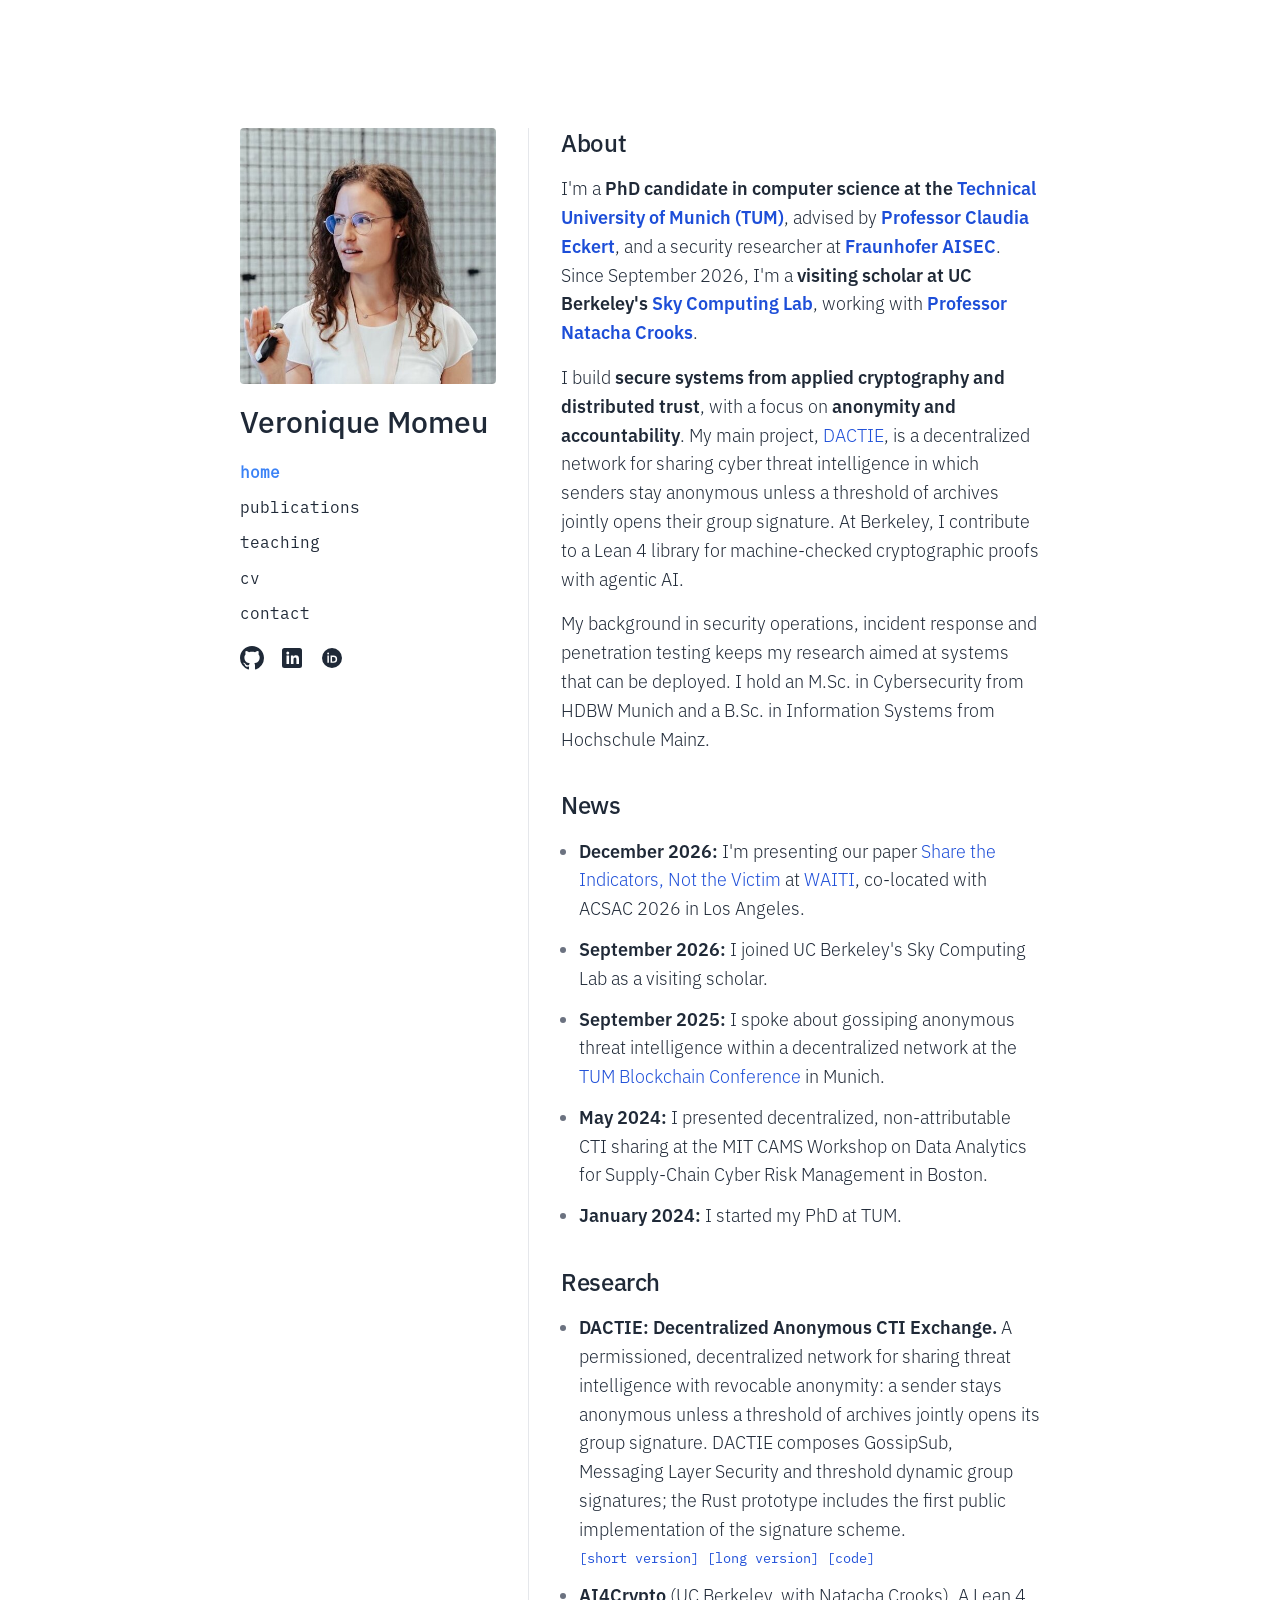
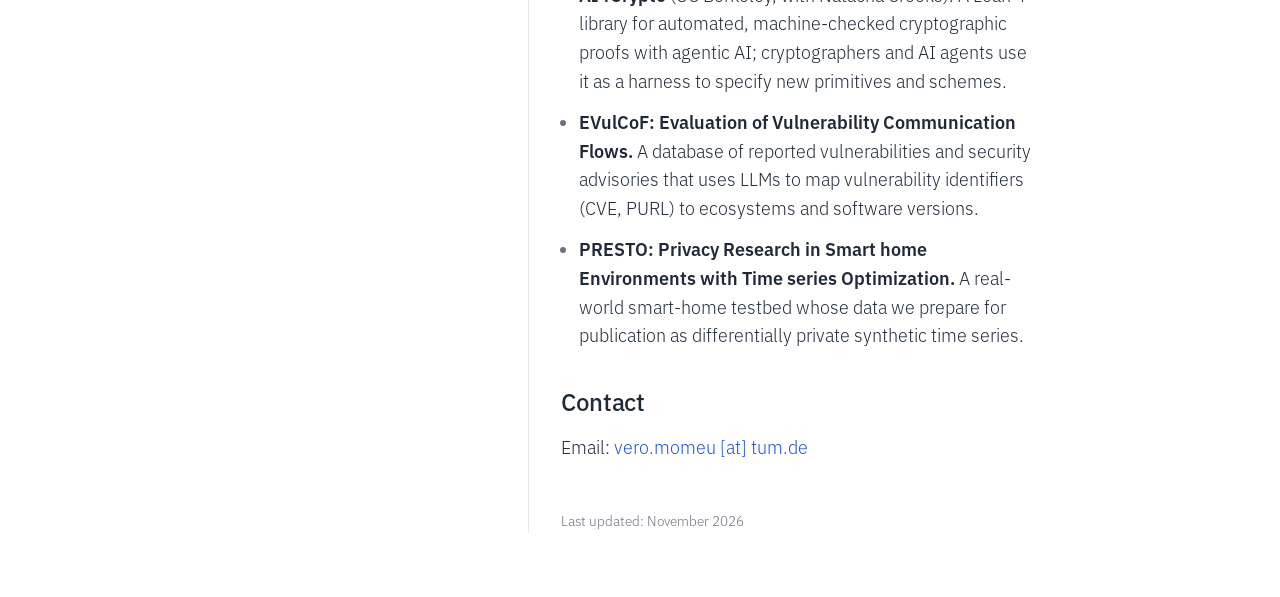
<file: index.html>
<!DOCTYPE html>
<html lang="en">
<head>
  <meta charset="utf-8">
  <meta name="viewport" content="width=device-width, initial-scale=1">
  <title>Veronique Momeu</title>
  <meta name="description" content="Veronique Momeu, security and privacy researcher: PhD candidate at TUM and Fraunhofer AISEC, visiting scholar at UC Berkeley's Sky Computing Lab.">
  <link rel="canonical" href="https://verosec.github.io/">
  <link rel="icon" href="img/favicon.svg" type="image/svg+xml">
  <link rel="stylesheet" href="css/style.css">
</head>
<body>
<div class="page">

  <header class="side">
    <a class="photo-link" href="index.html"><img class="photo" src="img/veronique-momeu.jpg" width="500" height="500" alt="Veronique Momeu"></a>
    <h1 class="name"><a href="index.html">Veronique Momeu</a></h1>
    <nav aria-label="Main">
      <ul>
        <li><a href="index.html" aria-current="page">home</a></li>
        <li><a href="publications.html">publications</a></li>
        <li><a href="teaching.html">teaching</a></li>
        <li><a href="CV_Veronique_Momeu.pdf">cv</a></li>
        <li><a href="index.html#contact">contact</a></li>
      </ul>
    </nav>
    <div class="icons">
      <a href="https://github.com/VeroSec" aria-label="GitHub" title="GitHub">
        <svg viewBox="0 0 16 16" aria-hidden="true"><path d="M8 0c4.42 0 8 3.58 8 8a8.013 8.013 0 0 1-5.45 7.59c-.4.08-.55-.17-.55-.38 0-.27.01-1.13.01-2.2 0-.75-.25-1.23-.54-1.48 1.78-.2 3.65-.88 3.65-3.95 0-.88-.31-1.59-.82-2.15.08-.2.36-1.02-.08-2.12 0 0-.67-.22-2.2.82-.64-.18-1.32-.27-2-.27-.68 0-1.36.09-2 .27-1.53-1.03-2.2-.82-2.2-.82-.44 1.1-.16 1.92-.08 2.12-.51.56-.82 1.28-.82 2.15 0 3.06 1.86 3.75 3.64 3.95-.23.2-.44.55-.51 1.07-.46.21-1.61.55-2.33-.66-.15-.24-.6-.83-1.23-.82-.67.01-.27.38.01.53.34.19.73.9.82 1.13.16.45.68 1.31 2.69.94 0 .67.01 1.3.01 1.49 0 .21-.15.45-.55.38A7.995 7.995 0 0 1 0 8c0-4.42 3.58-8 8-8Z"/></svg>
      </a>
      <a href="https://www.linkedin.com/in/veronique-momeu-8046b1193/" aria-label="LinkedIn" title="LinkedIn">
        <svg viewBox="0 0 24 24" aria-hidden="true"><path fill-rule="evenodd" d="M4.5 2h15A2.5 2.5 0 0 1 22 4.5v15a2.5 2.5 0 0 1-2.5 2.5h-15A2.5 2.5 0 0 1 2 19.5v-15A2.5 2.5 0 0 1 4.5 2Zm2 7.5V18h2.6V9.5Zm1.3-3.9a1.5 1.5 0 1 0 0 3 1.5 1.5 0 0 0 0-3Zm3.1 3.9V18h2.6v-4.4c0-1.2.3-2.2 1.6-2.2 1.2 0 1.3 1 1.3 2.2V18H19v-4.9c0-2.3-.6-3.8-3.1-3.8-1.3 0-2.2.7-2.5 1.4V9.5Z"/></svg>
      </a>
      <a href="https://orcid.org/0009-0001-3605-4305" aria-label="ORCID" title="ORCID">
        <svg viewBox="0 0 24 24" aria-hidden="true"><path fill-rule="evenodd" d="M12 2a10 10 0 1 1 0 20 10 10 0 0 1 0-20ZM7.4 9.6v7.2h1.5V9.6Zm.75-3a.95.95 0 1 0 0 1.9.95.95 0 0 0 0-1.9Zm2.4 3v7.2h3a3.6 3.6 0 0 0 0-7.2Zm1.5 1.35h1.4a2.25 2.25 0 0 1 0 4.5h-1.4Z"/></svg>
      </a>
    </div>
  </header>

  <main>
    <section id="about">
      <h2>About</h2>
      <p>I'm a <strong>PhD candidate in computer science at the <a href="https://www.tum.de/en/">Technical University of Munich (TUM)</a></strong>, advised by <strong><a href="https://www.sec.in.tum.de/i20/people/claudia-eckert">Professor Claudia Eckert</a></strong>, and a security researcher at <strong><a href="https://www.aisec.fraunhofer.de/en.html">Fraunhofer AISEC</a></strong>. Since September 2026, I'm a <strong>visiting scholar at UC Berkeley's <a href="https://sky.cs.berkeley.edu/people/">Sky Computing Lab</a></strong>, working with <strong><a href="https://nacrooks.github.io/">Professor Natacha Crooks</a></strong>.</p>
      <p>I build <strong>secure systems from applied cryptography and distributed trust</strong>, with a focus on <strong>anonymity and accountability</strong>. My main project, <a href="#dactie">DACTIE</a>, is a decentralized network for sharing cyber threat intelligence in which senders stay anonymous unless a threshold of archives jointly opens their group signature. At Berkeley, I contribute to a Lean 4 library for machine-checked cryptographic proofs with agentic AI.</p>
      <p>My background in security operations, incident response and penetration testing keeps my research aimed at systems that can be deployed. I hold an M.Sc. in Cybersecurity from HDBW Munich and a B.Sc. in Information Systems from Hochschule Mainz.</p>
    </section>

    <section id="news">
      <h2>News</h2>
      <ul class="list">
        <li><strong>December 2026:</strong> I'm presenting our paper <a href="publications.html">Share the Indicators, Not the Victim</a> at <a href="https://www.acsac.org/2026/workshops/waiti/">WAITI</a>, co-located with ACSAC 2026 in Los Angeles.</li>
        <li><strong>September 2026:</strong> I joined UC Berkeley's Sky Computing Lab as a visiting scholar.</li>
        <li><strong>September 2025:</strong> I spoke about gossiping anonymous threat intelligence within a decentralized network at the <a href="https://conference25.tum-blockchain.com/agenda">TUM Blockchain Conference</a> in Munich.</li>
        <li><strong>May 2024:</strong> I presented decentralized, non-attributable CTI sharing at the MIT CAMS Workshop on Data Analytics for Supply-Chain Cyber Risk Management in Boston.</li>
        <li><strong>January 2024:</strong> I started my PhD at TUM.</li>
      </ul>
    </section>

    <section id="research">
      <h2>Research</h2>
      <ul class="list">
        <li id="dactie"><strong>DACTIE: Decentralized Anonymous CTI Exchange.</strong> A permissioned, decentralized network for sharing threat intelligence with revocable anonymity: a sender stays anonymous unless a threshold of archives jointly opens its group signature. DACTIE composes GossipSub, Messaging Layer Security and threshold dynamic group signatures; the Rust prototype includes the first public implementation of the signature scheme.
          <span class="links"><a href="papers/dactie-waiti26-short.pdf">short version</a> <a href="papers/dactie-long.pdf">long version</a> <a href="https://github.com/VeroSec/DACTIE">code</a></span></li>
        <li><strong>AI4Crypto</strong> (UC Berkeley, with Natacha Crooks). A Lean 4 library for automated, machine-checked cryptographic proofs with agentic AI; cryptographers and AI agents use it as a harness to specify new primitives and schemes.</li>
        <li><strong>EVulCoF: Evaluation of Vulnerability Communication Flows.</strong> A database of reported vulnerabilities and security advisories that uses LLMs to map vulnerability identifiers (CVE, PURL) to ecosystems and software versions.</li>
        <li><strong>PRESTO: Privacy Research in Smart home Environments with Time series Optimization.</strong> A real-world smart-home testbed whose data we prepare for publication as differentially private synthetic time series.</li>
      </ul>
    </section>

    <section id="contact">
      <h2>Contact</h2>
      <p>Email: <a class="email" href="#contact" data-u="uemom.orev" data-d="ed.mut">vero.momeu [at] tum.de</a></p>
    </section>

    <footer>Last updated: November 2026</footer>
  </main>

</div>
<script src="js/email.js"></script>
</body>
</html>
</file>
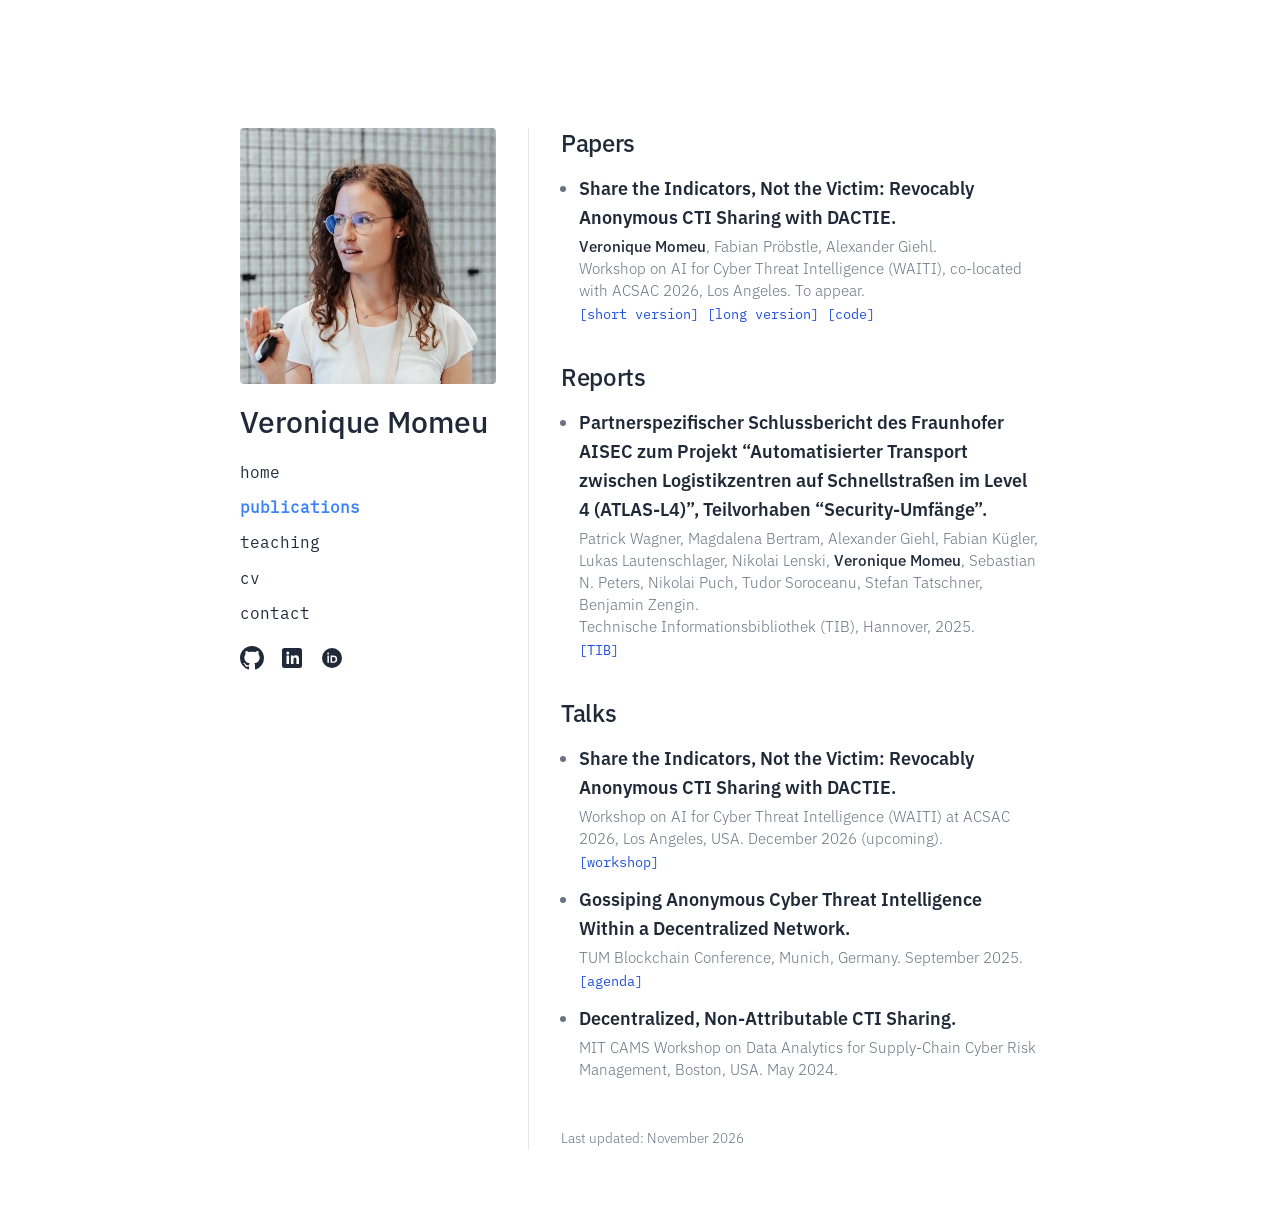
<file: publications.html>
<!DOCTYPE html>
<html lang="en">
<head>
  <meta charset="utf-8">
  <meta name="viewport" content="width=device-width, initial-scale=1">
  <title>Publications · Veronique Momeu</title>
  <meta name="description" content="Papers, reports and talks by Veronique Momeu.">
  <link rel="canonical" href="https://verosec.github.io/publications.html">
  <link rel="icon" href="img/favicon.svg" type="image/svg+xml">
  <link rel="stylesheet" href="css/style.css">
</head>
<body>
<div class="page">

  <header class="side">
    <a class="photo-link" href="index.html"><img class="photo" src="img/veronique-momeu.jpg" width="500" height="500" alt="Veronique Momeu"></a>
    <h1 class="name"><a href="index.html">Veronique Momeu</a></h1>
    <nav aria-label="Main">
      <ul>
        <li><a href="index.html">home</a></li>
        <li><a href="publications.html" aria-current="page">publications</a></li>
        <li><a href="teaching.html">teaching</a></li>
        <li><a href="CV_Veronique_Momeu.pdf">cv</a></li>
        <li><a href="index.html#contact">contact</a></li>
      </ul>
    </nav>
    <div class="icons">
      <a href="https://github.com/VeroSec" aria-label="GitHub" title="GitHub">
        <svg viewBox="0 0 16 16" aria-hidden="true"><path d="M8 0c4.42 0 8 3.58 8 8a8.013 8.013 0 0 1-5.45 7.59c-.4.08-.55-.17-.55-.38 0-.27.01-1.13.01-2.2 0-.75-.25-1.23-.54-1.48 1.78-.2 3.65-.88 3.65-3.95 0-.88-.31-1.59-.82-2.15.08-.2.36-1.02-.08-2.12 0 0-.67-.22-2.2.82-.64-.18-1.32-.27-2-.27-.68 0-1.36.09-2 .27-1.53-1.03-2.2-.82-2.2-.82-.44 1.1-.16 1.92-.08 2.12-.51.56-.82 1.28-.82 2.15 0 3.06 1.86 3.75 3.64 3.95-.23.2-.44.55-.51 1.07-.46.21-1.61.55-2.33-.66-.15-.24-.6-.83-1.23-.82-.67.01-.27.38.01.53.34.19.73.9.82 1.13.16.45.68 1.31 2.69.94 0 .67.01 1.3.01 1.49 0 .21-.15.45-.55.38A7.995 7.995 0 0 1 0 8c0-4.42 3.58-8 8-8Z"/></svg>
      </a>
      <a href="https://www.linkedin.com/in/veronique-momeu-8046b1193/" aria-label="LinkedIn" title="LinkedIn">
        <svg viewBox="0 0 24 24" aria-hidden="true"><path fill-rule="evenodd" d="M4.5 2h15A2.5 2.5 0 0 1 22 4.5v15a2.5 2.5 0 0 1-2.5 2.5h-15A2.5 2.5 0 0 1 2 19.5v-15A2.5 2.5 0 0 1 4.5 2Zm2 7.5V18h2.6V9.5Zm1.3-3.9a1.5 1.5 0 1 0 0 3 1.5 1.5 0 0 0 0-3Zm3.1 3.9V18h2.6v-4.4c0-1.2.3-2.2 1.6-2.2 1.2 0 1.3 1 1.3 2.2V18H19v-4.9c0-2.3-.6-3.8-3.1-3.8-1.3 0-2.2.7-2.5 1.4V9.5Z"/></svg>
      </a>
      <a href="https://orcid.org/0009-0001-3605-4305" aria-label="ORCID" title="ORCID">
        <svg viewBox="0 0 24 24" aria-hidden="true"><path fill-rule="evenodd" d="M12 2a10 10 0 1 1 0 20 10 10 0 0 1 0-20ZM7.4 9.6v7.2h1.5V9.6Zm.75-3a.95.95 0 1 0 0 1.9.95.95 0 0 0 0-1.9Zm2.4 3v7.2h3a3.6 3.6 0 0 0 0-7.2Zm1.5 1.35h1.4a2.25 2.25 0 0 1 0 4.5h-1.4Z"/></svg>
      </a>
    </div>
  </header>

  <main>
    <section id="papers">
      <h2>Papers</h2>
      <ul class="list">
        <li><strong>Share the Indicators, Not the Victim: Revocably Anonymous CTI Sharing with DACTIE.</strong>
          <span class="meta"><span class="me">Veronique Momeu</span>, Fabian Pröbstle, Alexander Giehl.<br>Workshop on AI for Cyber Threat Intelligence (WAITI), co-located with ACSAC 2026, Los Angeles. To appear.</span>
          <span class="links"><a href="papers/dactie-waiti26-short.pdf">short version</a> <a href="papers/dactie-long.pdf">long version</a> <a href="https://github.com/VeroSec/DACTIE">code</a></span></li>
      </ul>
    </section>

    <section id="reports">
      <h2>Reports</h2>
      <ul class="list">
        <li><strong>Partnerspezifischer Schlussbericht des Fraunhofer AISEC zum Projekt “Automatisierter Transport zwischen Logistikzentren auf Schnellstraßen im Level 4 (ATLAS-L4)”, Teilvorhaben “Security-Umfänge”.</strong>
          <span class="meta">Patrick Wagner, Magdalena Bertram, Alexander Giehl, Fabian Kügler, Lukas Lautenschlager, Nikolai Lenski, <span class="me">Veronique Momeu</span>, Sebastian N. Peters, Nikolai Puch, Tudor Soroceanu, Stefan Tatschner, Benjamin Zengin.<br>Technische Informationsbibliothek (TIB), Hannover, 2025.</span>
          <span class="links"><a href="https://oa.tib.eu/renate/items/0b34a39b-2d5d-4784-a383-9cf5f3216856">TIB</a></span></li>
      </ul>
    </section>

    <section id="talks">
      <h2>Talks</h2>
      <ul class="list">
        <li><strong>Share the Indicators, Not the Victim: Revocably Anonymous CTI Sharing with DACTIE.</strong>
          <span class="meta">Workshop on AI for Cyber Threat Intelligence (WAITI) at ACSAC 2026, Los Angeles, USA. December 2026 (upcoming).</span>
          <span class="links"><a href="https://www.acsac.org/2026/workshops/waiti/">workshop</a></span></li>
        <li><strong>Gossiping Anonymous Cyber Threat Intelligence Within a Decentralized Network.</strong>
          <span class="meta">TUM Blockchain Conference, Munich, Germany. September 2025.</span>
          <span class="links"><a href="https://conference25.tum-blockchain.com/agenda">agenda</a></span></li>
        <li><strong>Decentralized, Non-Attributable CTI Sharing.</strong>
          <span class="meta">MIT CAMS Workshop on Data Analytics for Supply-Chain Cyber Risk Management, Boston, USA. May 2024.</span></li>
      </ul>
    </section>

    <footer>Last updated: November 2026</footer>
  </main>

</div>
</body>
</html>
</file>
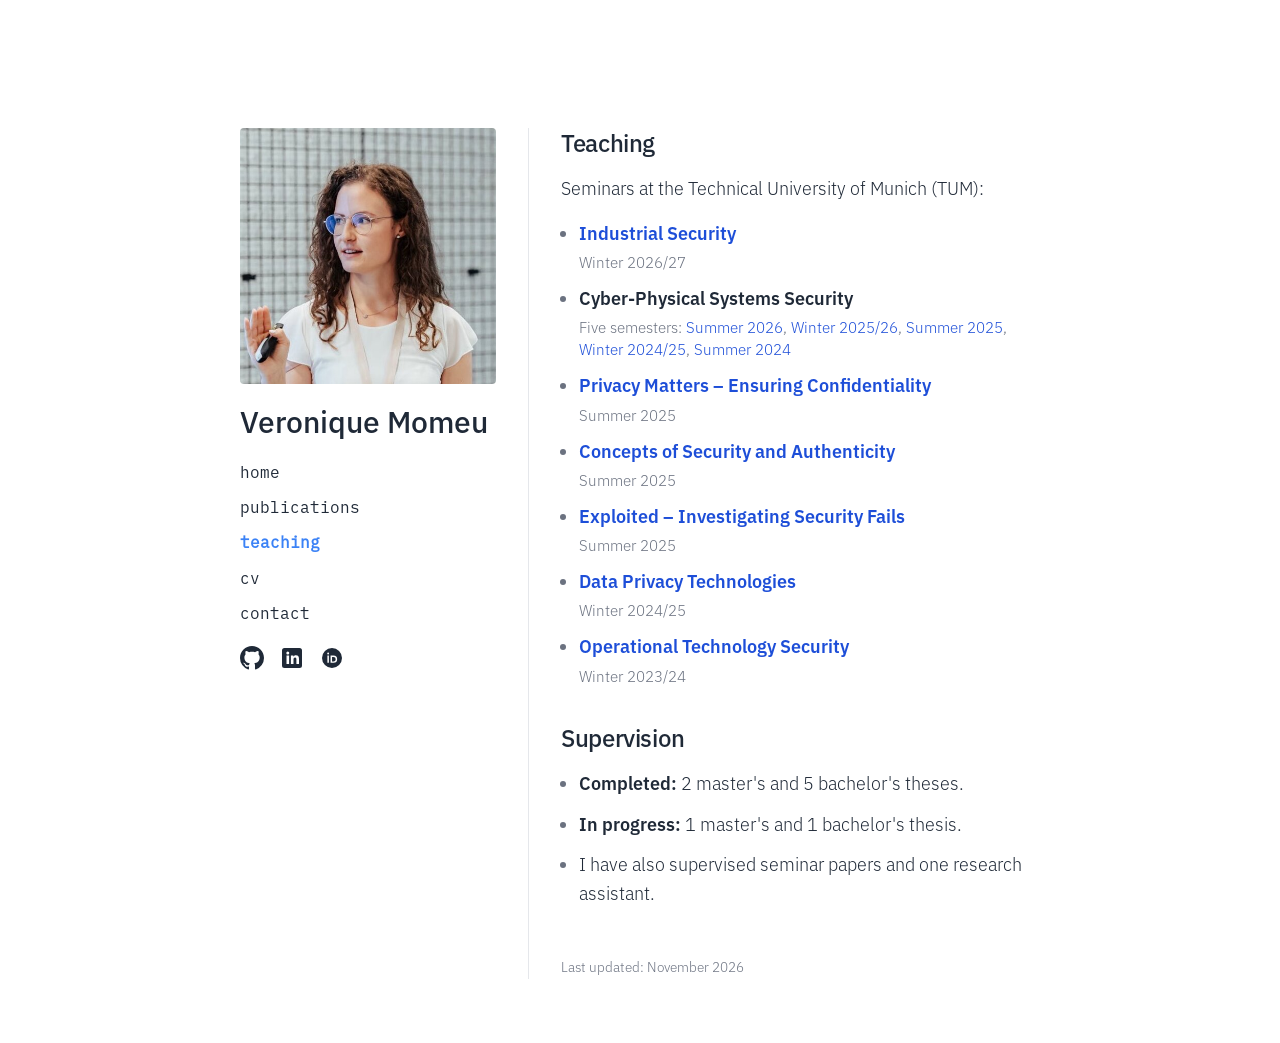
<file: teaching.html>
<!DOCTYPE html>
<html lang="en">
<head>
  <meta charset="utf-8">
  <meta name="viewport" content="width=device-width, initial-scale=1">
  <title>Teaching · Veronique Momeu</title>
  <meta name="description" content="Seminars and thesis supervision by Veronique Momeu at TUM.">
  <link rel="canonical" href="https://verosec.github.io/teaching.html">
  <link rel="icon" href="img/favicon.svg" type="image/svg+xml">
  <link rel="stylesheet" href="css/style.css">
</head>
<body>
<div class="page">

  <header class="side">
    <a class="photo-link" href="index.html"><img class="photo" src="img/veronique-momeu.jpg" width="500" height="500" alt="Veronique Momeu"></a>
    <h1 class="name"><a href="index.html">Veronique Momeu</a></h1>
    <nav aria-label="Main">
      <ul>
        <li><a href="index.html">home</a></li>
        <li><a href="publications.html">publications</a></li>
        <li><a href="teaching.html" aria-current="page">teaching</a></li>
        <li><a href="CV_Veronique_Momeu.pdf">cv</a></li>
        <li><a href="index.html#contact">contact</a></li>
      </ul>
    </nav>
    <div class="icons">
      <a href="https://github.com/VeroSec" aria-label="GitHub" title="GitHub">
        <svg viewBox="0 0 16 16" aria-hidden="true"><path d="M8 0c4.42 0 8 3.58 8 8a8.013 8.013 0 0 1-5.45 7.59c-.4.08-.55-.17-.55-.38 0-.27.01-1.13.01-2.2 0-.75-.25-1.23-.54-1.48 1.78-.2 3.65-.88 3.65-3.95 0-.88-.31-1.59-.82-2.15.08-.2.36-1.02-.08-2.12 0 0-.67-.22-2.2.82-.64-.18-1.32-.27-2-.27-.68 0-1.36.09-2 .27-1.53-1.03-2.2-.82-2.2-.82-.44 1.1-.16 1.92-.08 2.12-.51.56-.82 1.28-.82 2.15 0 3.06 1.86 3.75 3.64 3.95-.23.2-.44.55-.51 1.07-.46.21-1.61.55-2.33-.66-.15-.24-.6-.83-1.23-.82-.67.01-.27.38.01.53.34.19.73.9.82 1.13.16.45.68 1.31 2.69.94 0 .67.01 1.3.01 1.49 0 .21-.15.45-.55.38A7.995 7.995 0 0 1 0 8c0-4.42 3.58-8 8-8Z"/></svg>
      </a>
      <a href="https://www.linkedin.com/in/veronique-momeu-8046b1193/" aria-label="LinkedIn" title="LinkedIn">
        <svg viewBox="0 0 24 24" aria-hidden="true"><path fill-rule="evenodd" d="M4.5 2h15A2.5 2.5 0 0 1 22 4.5v15a2.5 2.5 0 0 1-2.5 2.5h-15A2.5 2.5 0 0 1 2 19.5v-15A2.5 2.5 0 0 1 4.5 2Zm2 7.5V18h2.6V9.5Zm1.3-3.9a1.5 1.5 0 1 0 0 3 1.5 1.5 0 0 0 0-3Zm3.1 3.9V18h2.6v-4.4c0-1.2.3-2.2 1.6-2.2 1.2 0 1.3 1 1.3 2.2V18H19v-4.9c0-2.3-.6-3.8-3.1-3.8-1.3 0-2.2.7-2.5 1.4V9.5Z"/></svg>
      </a>
      <a href="https://orcid.org/0009-0001-3605-4305" aria-label="ORCID" title="ORCID">
        <svg viewBox="0 0 24 24" aria-hidden="true"><path fill-rule="evenodd" d="M12 2a10 10 0 1 1 0 20 10 10 0 0 1 0-20ZM7.4 9.6v7.2h1.5V9.6Zm.75-3a.95.95 0 1 0 0 1.9.95.95 0 0 0 0-1.9Zm2.4 3v7.2h3a3.6 3.6 0 0 0 0-7.2Zm1.5 1.35h1.4a2.25 2.25 0 0 1 0 4.5h-1.4Z"/></svg>
      </a>
    </div>
  </header>

  <main>
    <section id="teaching">
      <h2>Teaching</h2>
      <p>Seminars at the Technical University of Munich (TUM):</p>
      <ul class="list">
        <li><strong><a href="https://www.sec.in.tum.de/i20/teaching/ws2026/industrial-security">Industrial Security</a></strong>
          <span class="meta">Winter 2026/27</span></li>
        <li><strong>Cyber-Physical Systems Security</strong>
          <span class="meta">Five semesters:
            <a href="https://www.sec.in.tum.de/i20/teaching/ss-2026/cyber-physical-systems-security">Summer 2026</a>,
            <a href="https://www.sec.in.tum.de/i20/teaching/ws-2025/cyber-physical-systems-security">Winter 2025/26</a>,
            <a href="https://www.sec.in.tum.de/i20/teaching/ss-2025/cyber-physical-systems-security">Summer 2025</a>,
            <a href="https://www.sec.in.tum.de/i20/teaching/ws-2024/cyber-physical-systems-security">Winter 2024/25</a>,
            <a href="https://www.sec.in.tum.de/i20/teaching/ss-2024/cyber-physical-systems-security">Summer 2024</a></span></li>
        <li><strong><a href="https://www.sec.in.tum.de/i20/teaching/ss-2025/privacy-matters-ensuring-confidentiality">Privacy Matters – Ensuring Confidentiality</a></strong>
          <span class="meta">Summer 2025</span></li>
        <li><strong><a href="https://www.sec.in.tum.de/i20/teaching/ss-2025/concepts-of-security-and-authenticity">Concepts of Security and Authenticity</a></strong>
          <span class="meta">Summer 2025</span></li>
        <li><strong><a href="https://www.sec.in.tum.de/i20/teaching/ss-2025/exploited-investigating-security-fails">Exploited – Investigating Security Fails</a></strong>
          <span class="meta">Summer 2025</span></li>
        <li><strong><a href="https://www.sec.in.tum.de/i20/teaching/ws-2024/data-privacy-technologies">Data Privacy Technologies</a></strong>
          <span class="meta">Winter 2024/25</span></li>
        <li><strong><a href="https://www.sec.in.tum.de/i20/teaching/ws-2023/operational-technology-security">Operational Technology Security</a></strong>
          <span class="meta">Winter 2023/24</span></li>
      </ul>
    </section>

    <section id="supervision">
      <h2>Supervision</h2>
      <ul class="list">
        <li><strong>Completed:</strong> 2 master's and 5 bachelor's theses.</li>
        <li><strong>In progress:</strong> 1 master's and 1 bachelor's thesis.</li>
        <li>I have also supervised seminar papers and one research assistant.</li>
      </ul>
    </section>

    <footer>Last updated: November 2026</footer>
  </main>

</div>
</body>
</html>
</file>
<file: css/style.css>
/* IBM Plex, self-hosted (SIL Open Font License, see fonts/LICENSE.txt): no requests to third parties. */
@font-face {
  font-family: "IBM Plex Sans";
  src: url("../fonts/IBMPlexSans-Light.otf") format("opentype");
  font-weight: 300;
  font-style: normal;
  font-display: swap;
}
@font-face {
  font-family: "IBM Plex Sans";
  src: url("../fonts/IBMPlexSans-Medium.otf") format("opentype");
  font-weight: 500;
  font-style: normal;
  font-display: swap;
}
@font-face {
  font-family: "IBM Plex Sans";
  src: url("../fonts/IBMPlexSans-SemiBold.otf") format("opentype");
  font-weight: 600;
  font-style: normal;
  font-display: swap;
}
@font-face {
  font-family: "IBM Plex Mono";
  src: url("../fonts/IBMPlexMono-Regular.otf") format("opentype");
  font-weight: 400;
  font-style: normal;
  font-display: swap;
}

:root {
  color-scheme: light dark;
  --bg: #ffffff;
  --text: #1f2937;
  --muted: #6b7280;
  --link: #1d4ed8;
  --accent: #3b82f6;
  --rule: #e5e7eb;
  --sans: "IBM Plex Sans", system-ui, -apple-system, "Segoe UI", Roboto, sans-serif;
  --mono: "IBM Plex Mono", ui-monospace, SFMono-Regular, Menlo, Consolas, monospace;
}

@media (prefers-color-scheme: dark) {
  :root {
    --bg: #111827;
    --text: #e5e7eb;
    --muted: #9ca3af;
    --link: #93c5fd;
    --accent: #60a5fa;
    --rule: #374151;
  }
}

*,
*::before,
*::after {
  box-sizing: border-box;
}

html {
  -webkit-text-size-adjust: 100%;
  text-size-adjust: 100%;
}

body {
  margin: 0;
  background: var(--bg);
  color: var(--text);
  font-family: var(--sans);
  font-weight: 300;
  line-height: 1.6;
}

/* ------------------------------------------------------------ layout: mobile first */

.page {
  max-width: 52rem;
  margin: 0 auto;
  padding: 1rem 1rem 3rem;
}

.side {
  display: grid;
  grid-template-columns: auto 1fr auto;
  grid-template-areas:
    "photo name  icons"
    "nav   nav   nav";
  align-items: center;
  column-gap: 0.875rem;
  row-gap: 0.875rem;
  padding-bottom: 1rem;
  margin-bottom: 1.5rem;
  border-bottom: 1px solid var(--rule);
}

.photo-link {
  grid-area: photo;
  display: block;
  line-height: 0;
}

.photo {
  width: 3.5rem;
  height: 3.5rem;
  border-radius: 50%;
  object-fit: cover;
}

.name {
  grid-area: name;
  margin: 0;
  font-size: 1.3rem;
  font-weight: 500;
  line-height: 1.2;
}

.name a {
  color: inherit;
  text-decoration: none;
}

.icons {
  grid-area: icons;
  display: flex;
  gap: 0.75rem;
}

.icons a {
  display: inline-flex;
  color: var(--text);
}

.icons a:hover,
.icons a:focus-visible {
  color: var(--accent);
}

.icons svg {
  width: 1.5rem;
  height: 1.5rem;
  fill: currentColor;
}

nav {
  grid-area: nav;
}

nav ul {
  display: flex;
  flex-wrap: wrap;
  justify-content: space-between;
  gap: 0.25rem 0.75rem;
  margin: 0;
  padding: 0;
  list-style: none;
  font-family: var(--mono);
  font-size: 0.875rem;
}

nav a {
  color: var(--text);
  text-decoration: underline;
  text-underline-offset: 0.2em;
}

nav a[aria-current="page"] {
  color: var(--accent);
  font-weight: 600;
}

/* ------------------------------------------------------------ content */

main {
  font-size: 1.125rem;
  min-width: 0;
}

h2 {
  margin: 0 0 1rem;
  font-size: 1.5rem;
  font-weight: 500;
  letter-spacing: -0.015em;
  line-height: 1.3;
}

section + section {
  margin-top: 2.25rem;
}

p {
  margin: 0 0 1rem;
}

strong {
  font-weight: 600;
}

main a {
  color: var(--link);
  text-decoration: none;
  overflow-wrap: break-word;
}

main a:hover,
main a:focus-visible {
  text-decoration: underline;
  text-underline-offset: 0.2em;
}

.list {
  margin: 0;
  padding-left: 1.1rem;
  list-style: disc;
}

.list li {
  margin-bottom: 0.75rem;
}

.list li::marker {
  color: var(--muted);
}

/* second line of an entry: authors, venue, dates */
.meta {
  display: block;
  margin-top: 0.15rem;
  color: var(--muted);
  font-size: 0.95rem;
  line-height: 1.45;
}

.me {
  color: var(--text);
  font-weight: 500;
}

/* [code] [pdf] style links under an entry */
.links {
  display: block;
  margin-top: 0.2rem;
  font-family: var(--mono);
  font-size: 0.85rem;
}

.links a::before {
  content: "[";
}

.links a::after {
  content: "]";
}

footer {
  margin-top: 3rem;
  color: var(--muted);
  font-size: 0.85rem;
}

/* ------------------------------------------------------------ layout: desktop */

@media (min-width: 768px) {
  .page {
    display: flex;
    justify-content: center;
    align-items: flex-start;
    gap: 2rem;
    padding: 8rem 1rem 4rem;
  }

  .side {
    flex: none;
    width: 16rem;
    grid-template-columns: 1fr;
    grid-template-areas:
      "photo"
      "name"
      "nav"
      "icons";
    align-items: start;
    row-gap: 1.25rem;
    padding: 0;
    margin: 0;
    border: 0;
    position: sticky;
    top: 2rem;
  }

  .photo {
    width: 16rem;
    height: 16rem;
    border-radius: 0.25rem;
  }

  .name {
    font-size: 1.875rem;
  }

  .icons {
    gap: 1rem;
  }

  nav ul {
    flex-direction: column;
    gap: 0.6rem;
    font-size: 1rem;
  }

  nav a {
    text-decoration: none;
  }

  nav a:hover,
  nav a:focus-visible {
    color: var(--accent);
  }

  main {
    flex: 0 1 32rem;
    padding-left: 2rem;
    border-left: 1px solid var(--rule);
  }
}
</file>
